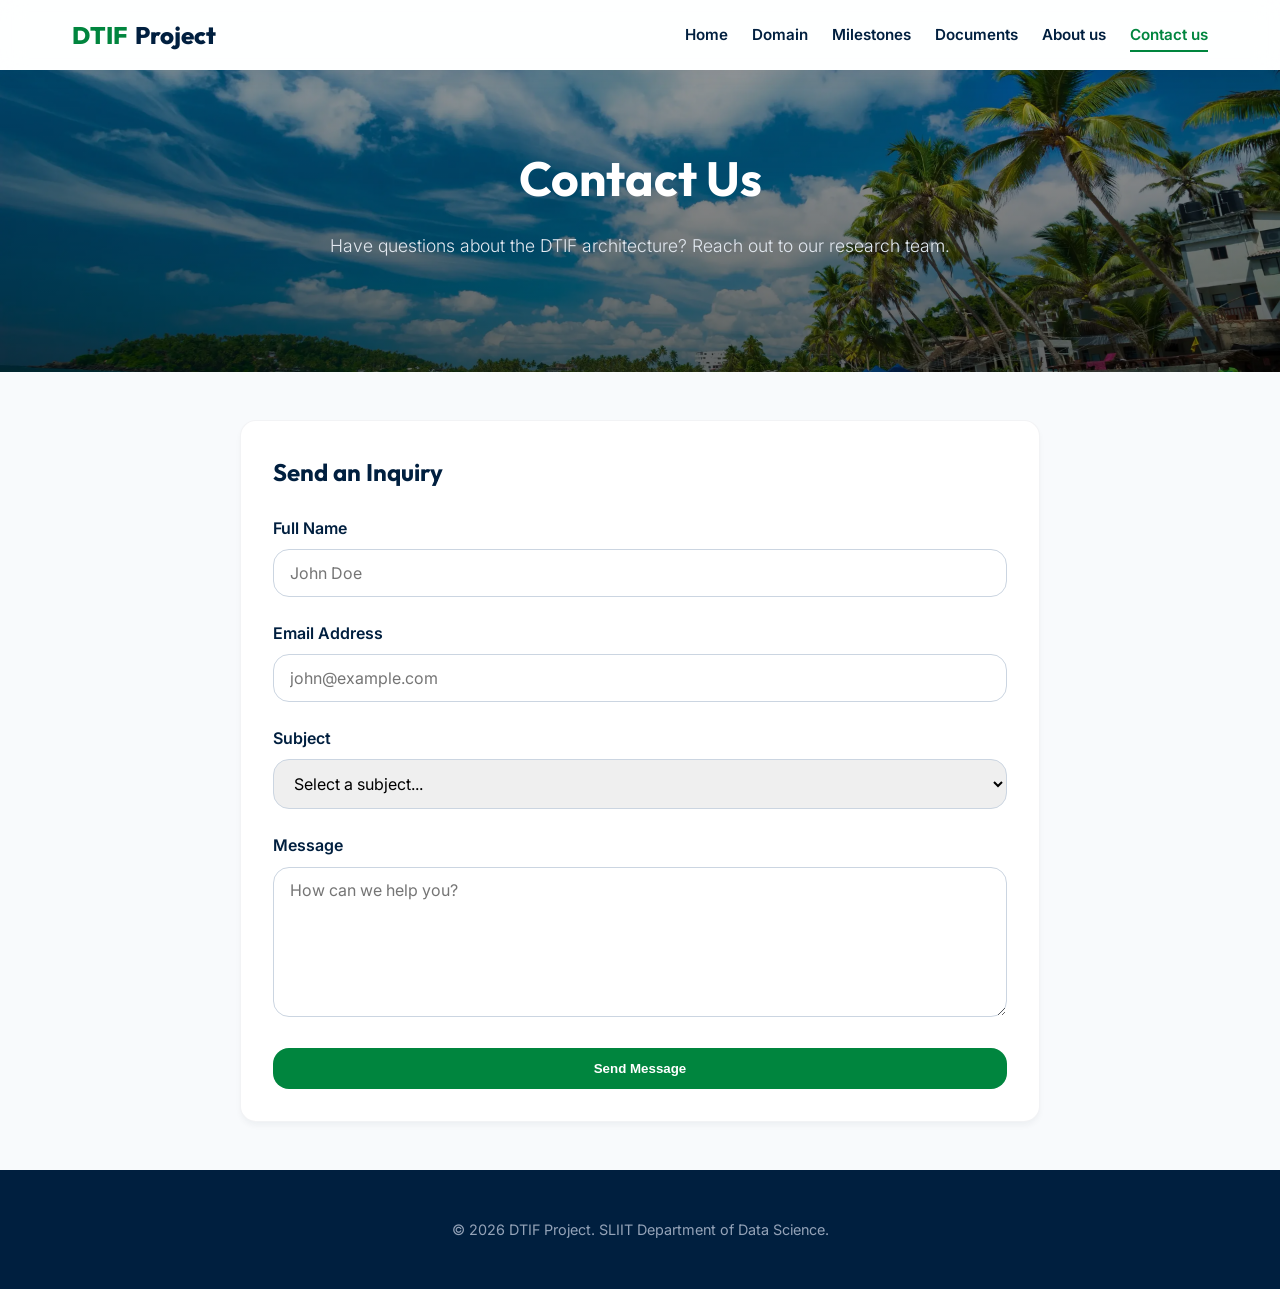
<file: pages/contact.html>
<!DOCTYPE html>
<html lang="en">
<head>
    <meta charset="UTF-8">
    <meta name="viewport" content="width=device-width, initial-scale=1.0">
    <title>Contact Us - DTIF Project</title>
    <meta name="description" content="Contact the DTIF research team for inquiries and information.">
    <link rel="stylesheet" href="../css/style.css">

</head>
<body>
    <header>
        <div class="nav-container">
            <div class="logo">
                <a href="../index.html" style="color: inherit; text-decoration: none; display: flex; align-items: center; gap: 0.5rem;">
                    <span>DTIF</span> Project
                </a>
            </div>
            <nav>
                <ul>
                    <li><a href="../index.html">Home</a></li>
                    <li><a href="domain.html">Domain</a></li>
                    <li><a href="milestones.html">Milestones</a></li>
                    <li><a href="documents.html">Documents</a></li>
                    <li><a href="about.html">About us</a></li>
                    <li><a href="contact.html" class="active">Contact us</a></li>
                </ul>
            </nav>
        </div>
    </header>

    <main>
        <section class="hero" style="padding: 5rem 2rem; background: linear-gradient(rgba(0, 0, 0, 0.4), rgba(0, 0, 0, 0.6)), url('../images/Hikkaduwa.jpg') center/cover no-repeat;">
            <div class="hero-content">
                <h1>Contact Us</h1>
                <p>Have questions about the DTIF architecture? Reach out to our research team.</p>
            </div>
        </section>

        <section class="container">
            <div class="contact-wrapper">
                


                <!-- Contact Form -->
                <div class="card">
                    <h2 style="margin-bottom: 1.5rem; color: var(--deep-navy);">Send an Inquiry</h2>
                    <form action="#" method="POST" onsubmit="event.preventDefault(); alert('Thank you for your inquiry! This is a static frontend demo.');">
                        <div class="form-group">
                            <label for="name">Full Name</label>
                            <input type="text" id="name" name="name" class="form-control" required placeholder="John Doe">
                        </div>

                        <div class="form-group">
                            <label for="email">Email Address</label>
                            <input type="email" id="email" name="email" class="form-control" required placeholder="john@example.com">
                        </div>

                        <div class="form-group">
                            <label for="subject">Subject</label>
                            <select id="subject" name="subject" class="form-control" required>
                                <option value="">Select a subject...</option>
                                <option value="general">General Inquiry</option>
                                <option value="research">Research Methodology</option>
                                <option value="collaboration">Collaboration</option>
                                <option value="other">Other</option>
                            </select>
                        </div>

                        <div class="form-group">
                            <label for="message">Message</label>
                            <textarea id="message" name="message" class="form-control" required placeholder="How can we help you?"></textarea>
                        </div>

                        <button type="submit" class="btn btn-primary" style="width: 100%;">Send Message</button>
                    </form>
                </div>

            </div>
        </section>
    </main>

    <footer>
        <div class="container" style="padding: 1rem 2rem;">
            <p>&copy; 2026 DTIF Project. SLIIT Department of Data Science.</p>
        </div>
    </footer>
</body>
</html>
</file>
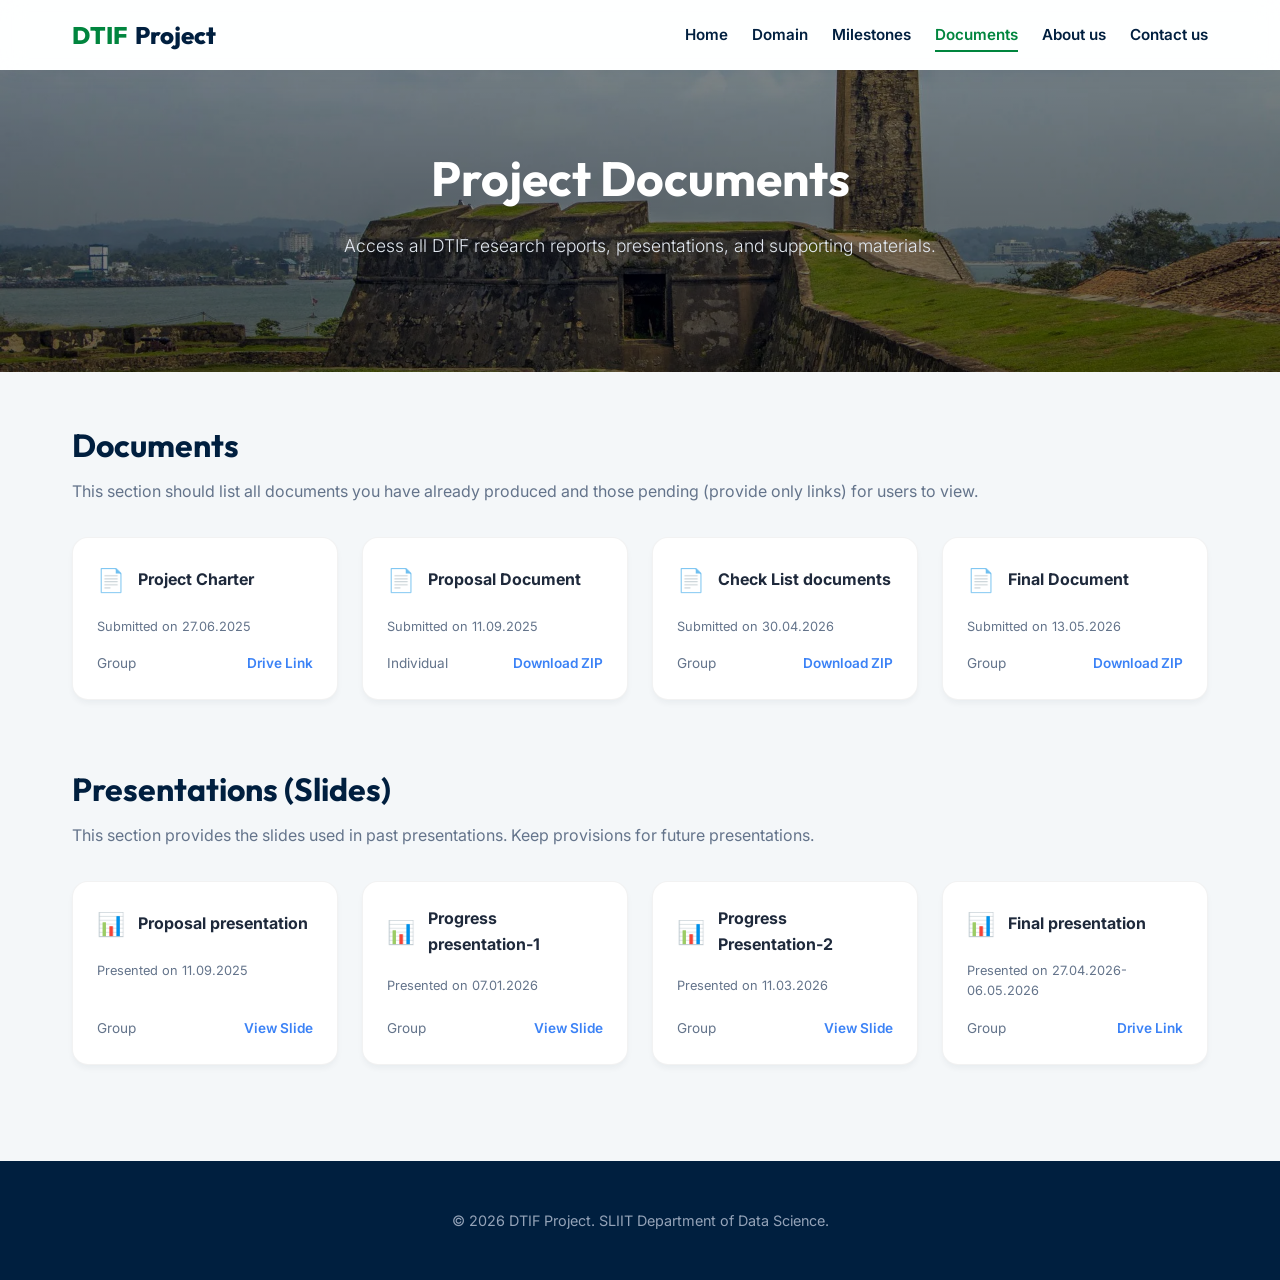
<file: pages/documents.html>
<!DOCTYPE html>
<html lang="en">

<head>
    <meta charset="UTF-8">
    <meta name="viewport" content="width=device-width, initial-scale=1.0">
    <title>Documents - DTIF Project</title>
    <meta name="description"
        content="Download project documents, reports, and references for the DTIF research project.">
    <link rel="stylesheet" href="../css/style.css">
    <style>
        .page-wrapper {
            background-color: #f4f7f9;
            min-height: calc(100vh - 70px);
            padding-bottom: 4rem;
        }
    </style>
</head>

<body>
    <header>
        <div class="nav-container">
            <div class="logo">
                <a href="../index.html"
                    style="color: inherit; text-decoration: none; display: flex; align-items: center; gap: 0.5rem;">
                    <span>DTIF</span> Project
                </a>
            </div>
            <nav>
                <ul>
                    <li><a href="../index.html">Home</a></li>
                    <li><a href="domain.html">Domain</a></li>
                    <li><a href="milestones.html">Milestones</a></li>
                    <li><a href="documents.html" class="active">Documents</a></li>
                    <li><a href="about.html">About us</a></li>
                    <li><a href="contact.html">Contact us</a></li>
                </ul>
            </nav>
        </div>
    </header>

    <main class="page-wrapper">
        <section class="hero"
            style="padding: 5rem 2rem; background: linear-gradient(rgba(0, 0, 0, 0.4), rgba(0, 0, 0, 0.6)), url('../images/Galle%20Fort.jpg') center/cover no-repeat; margin-bottom: 3rem;">
            <div class="hero-content">
                <h1>Project Documents</h1>
                <p>Access all DTIF research reports, presentations, and supporting materials.</p>
            </div>
        </section>

        <div class="container" style="max-width: 1200px; padding: 0 2rem;">

            <!-- Documents Section -->
            <div class="section-header-left">
                <h2>Documents</h2>
                <p>This section should list all documents you have already produced and those pending (provide only
                    links) for users to view.</p>
            </div>

            <div class="grid-4" style="margin-bottom: 4rem;">
                <div class="doc-card">
                    <div class="doc-header">
                        <span class="doc-icon" style="color: #ef4444;">📄</span>
                        <span class="doc-title">Project Charter</span>
                    </div>
                    <div class="doc-meta">Submitted on 27.06.2025</div>
                    <div class="doc-footer">
                        <span class="doc-type">Group</span>
                        <a href="https://drive.google.com/drive/folders/1YrnrymiERBZ9PEGFar5LaOCLIh5ThY3-?usp=sharing"
                            target="_blank" class="doc-action">Drive Link</a>
                    </div>
                </div>

                <div class="doc-card">
                    <div class="doc-header">
                        <span class="doc-icon" style="color: #ef4444;">📄</span>
                        <span class="doc-title">Proposal Document</span>
                    </div>
                    <div class="doc-meta">Submitted on 11.09.2025</div>
                    <div class="doc-footer">
                        <span class="doc-type">Individual</span>
                        <a href="https://drive.google.com/file/d/1N73A3JQCFISx9sZa03VCXtPpNlRSC_5a/view?usp=drive_link"
                            target="_blank" class="doc-action">Download ZIP</a>
                    </div>
                </div>

                <div class="doc-card">
                    <div class="doc-header">
                        <span class="doc-icon" style="color: #ef4444;">📄</span>
                        <span class="doc-title">Check List documents</span>
                    </div>
                    <div class="doc-meta">Submitted on 30.04.2026</div>
                    <div class="doc-footer">
                        <span class="doc-type">Group</span>
                        <a href="https://drive.google.com/file/d/1Ao1mskz1_g5CYGWL2aA1GTxy5RwAN06r/view?usp=sharing"
                            target="_blank" class="doc-action">Download ZIP</a>
                    </div>
                </div>

                <div class="doc-card">
                    <div class="doc-header">
                        <span class="doc-icon" style="color: #ef4444;">📄</span>
                        <span class="doc-title">Final Document</span>
                    </div>
                    <div class="doc-meta">Submitted on 13.05.2026</div>
                    <div class="doc-footer">
                        <span class="doc-type">Group</span>
                        <a href="https://drive.google.com/file/d/1qXJQTjjgJ9Sko0Yw4SBxYKa9HXHenVhU/view?usp=drive_link"
                            target="_blank" class="doc-action">Download ZIP</a>
                    </div>
                </div>
            </div>

            <!-- Presentations Section -->
            <div class="section-header-left">
                <h2>Presentations (Slides)</h2>
                <p>This section provides the slides used in past presentations. Keep provisions for future
                    presentations.</p>
            </div>

            <div class="grid-4" style="margin-bottom: 2rem;">
                <div class="doc-card">
                    <div class="doc-header">
                        <span class="doc-icon" style="color: #3b82f6;">📊</span>
                        <span class="doc-title">Proposal presentation</span>
                    </div>
                    <div class="doc-meta">Presented on 11.09.2025</div>
                    <div class="doc-footer">
                        <span class="doc-type">Group</span>
                        <a href="https://drive.google.com/file/d/1CwEdrPYm46HKLYc-3eiixzqxLSUnHh2m/view?usp=drive_link"
                            target="_blank" class="doc-action">View Slide</a>
                    </div>
                </div>

                <div class="doc-card">
                    <div class="doc-header">
                        <span class="doc-icon" style="color: #3b82f6;">📊</span>
                        <span class="doc-title">Progress presentation-1</span>
                    </div>
                    <div class="doc-meta">Presented on 07.01.2026</div>
                    <div class="doc-footer">
                        <span class="doc-type">Group</span>
                        <a href="https://drive.google.com/file/d/1ZFfnsEAJdv7wQY6ah5J1buwMUg25m0e6/view?usp=drive_link"
                            target="_blank" class="doc-action">View Slide</a>
                    </div>
                </div>

                <div class="doc-card">
                    <div class="doc-header">
                        <span class="doc-icon" style="color: #3b82f6;">📊</span>
                        <span class="doc-title">Progress Presentation-2</span>
                    </div>
                    <div class="doc-meta">Presented on 11.03.2026</div>
                    <div class="doc-footer">
                        <span class="doc-type">Group</span>
                        <a href="https://drive.google.com/file/d/1B_Tf_DKkK0R7Z92m21-TPNBjOllbfObp/view?usp=drive_link"
                            target="_blank" class="doc-action">View Slide</a>
                    </div>
                </div>

                <div class="doc-card">
                    <div class="doc-header">
                        <span class="doc-icon" style="color: #3b82f6;">📊</span>
                        <span class="doc-title">Final presentation</span>
                    </div>
                    <div class="doc-meta">Presented on 27.04.2026-06.05.2026</div>
                    <div class="doc-footer">
                        <span class="doc-type">Group</span>
                        <a href="https://drive.google.com/drive/folders/1YrnrymiERBZ9PEGFar5LaOCLIh5ThY3-?usp=sharing"
                            target="_blank" class="doc-action">Drive Link</a>
                    </div>
                </div>
            </div>

        </div>
    </main>

    <footer>
        <div class="container" style="padding: 1rem 2rem;">
            <p>&copy; 2026 DTIF Project. SLIIT Department of Data Science.</p>
        </div>
    </footer>
</body>

</html>
</file>
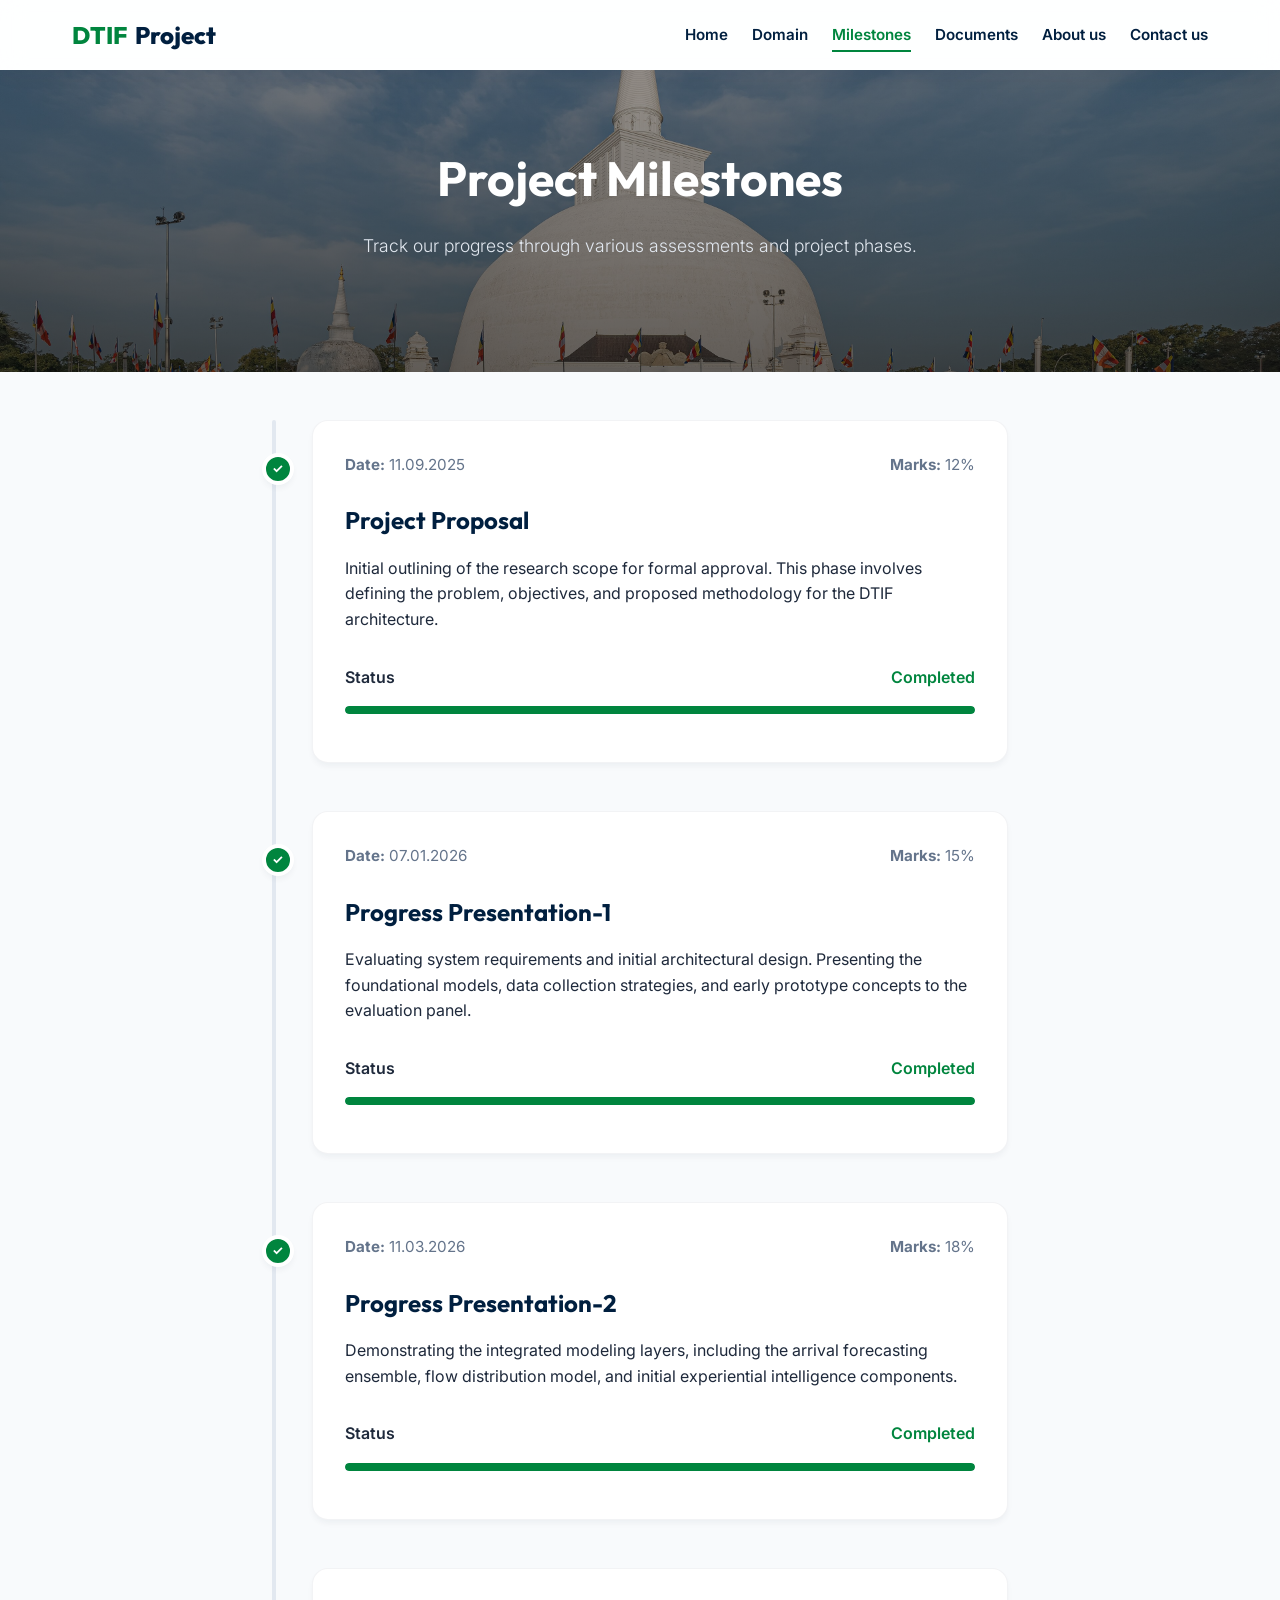
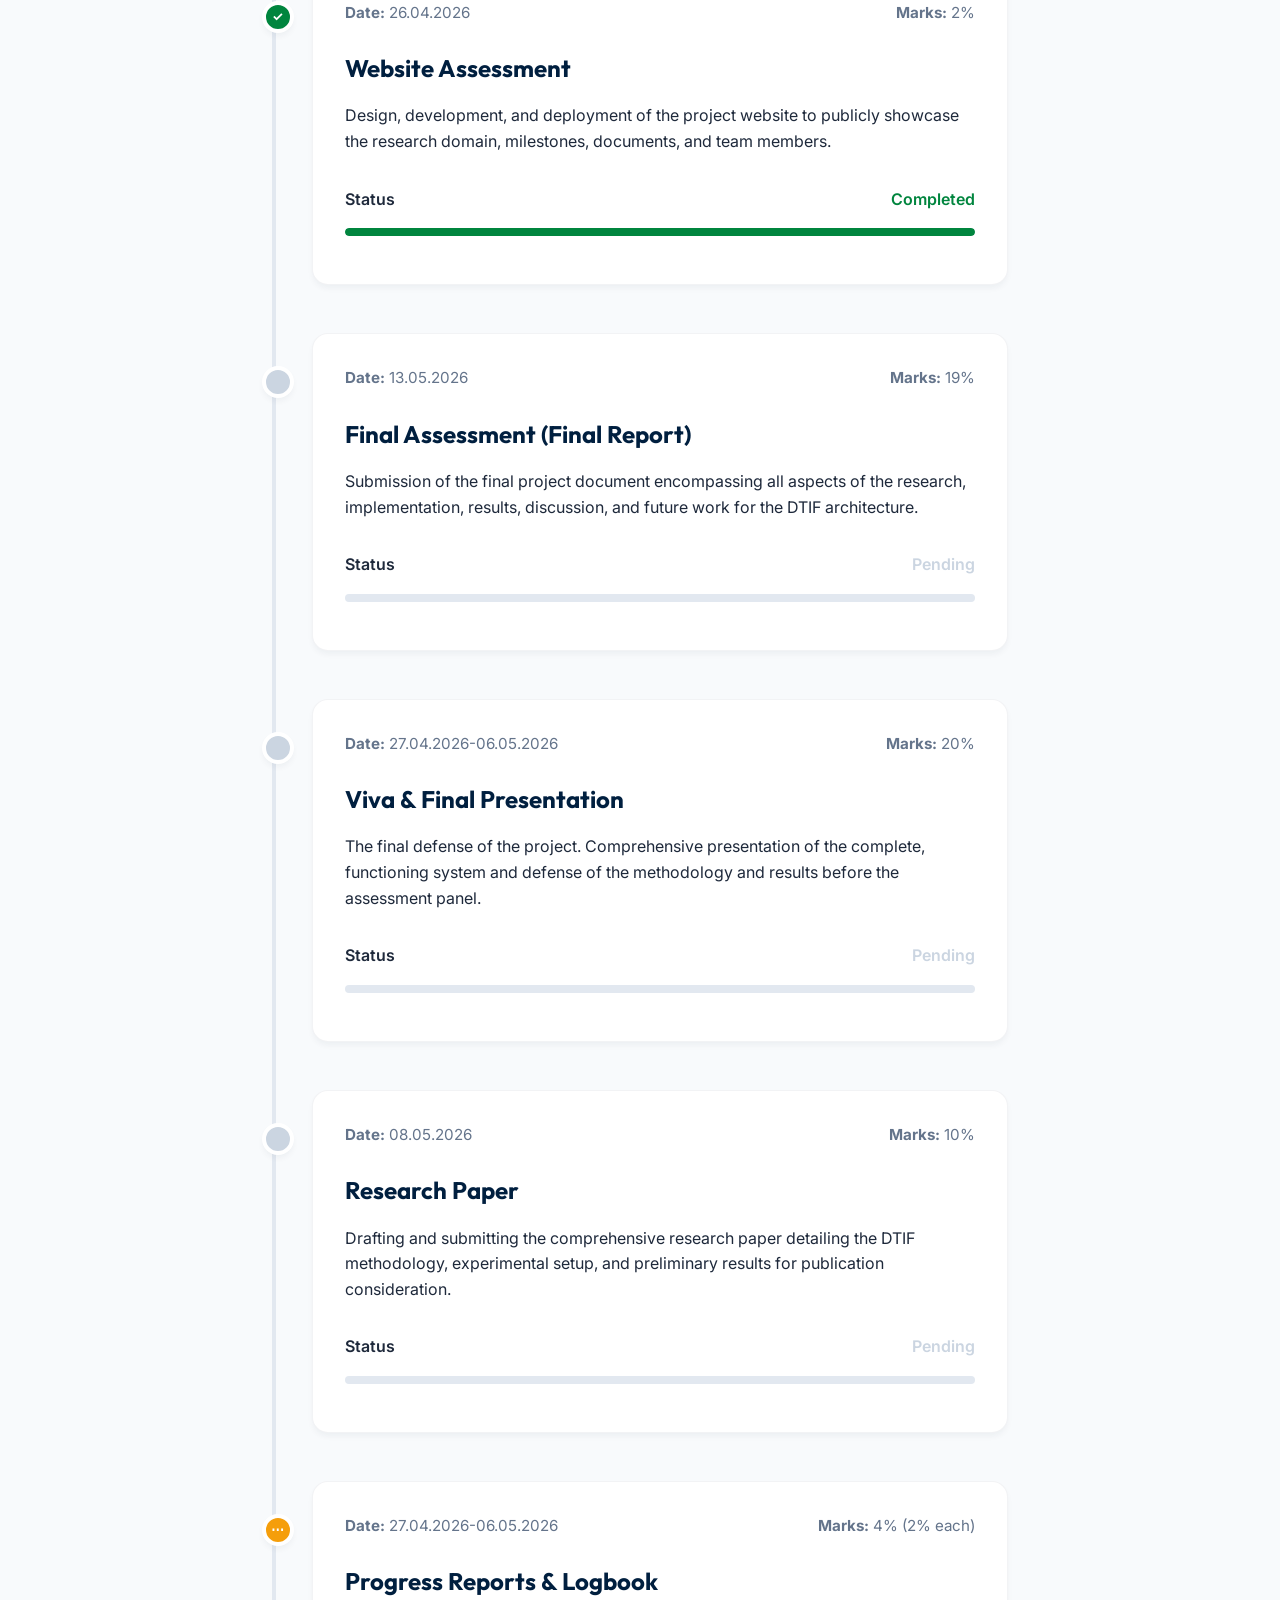
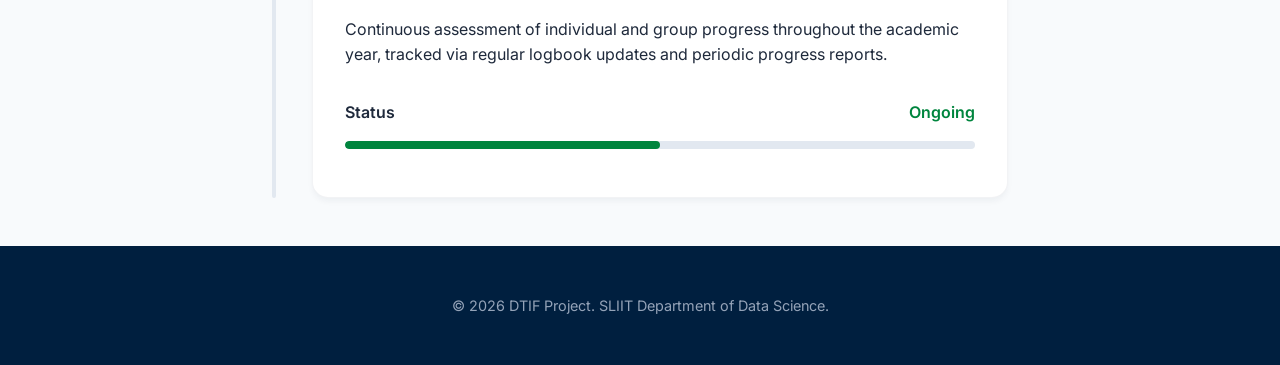
<file: pages/milestones.html>
<!DOCTYPE html>
<html lang="en">
<head>
    <meta charset="UTF-8">
    <meta name="viewport" content="width=device-width, initial-scale=1.0">
    <title>Milestones - DTIF Project</title>
    <meta name="description" content="Project milestones and assessment tracking for the DTIF research project.">
    <link rel="stylesheet" href="../css/style.css">
</head>
<body>
    <header>
        <div class="nav-container">
            <div class="logo">
                <a href="../index.html" style="color: inherit; text-decoration: none; display: flex; align-items: center; gap: 0.5rem;">
                    <span>DTIF</span> Project
                </a>
            </div>
            <nav>
                <ul>
                    <li><a href="../index.html">Home</a></li>
                    <li><a href="domain.html">Domain</a></li>
                    <li><a href="milestones.html" class="active">Milestones</a></li>
                    <li><a href="documents.html">Documents</a></li>
                    <li><a href="about.html">About us</a></li>
                    <li><a href="contact.html">Contact us</a></li>
                </ul>
            </nav>
        </div>
    </header>

    <main>
        <section class="hero" style="padding: 5rem 2rem; background: linear-gradient(rgba(0, 0, 0, 0.4), rgba(0, 0, 0, 0.6)), url('../images/Ruwanwelisaya.jpg') center/cover no-repeat;">
            <div class="hero-content">
                <h1>Project Milestones</h1>
                <p>Track our progress through various assessments and project phases.</p>
            </div>
        </section>

        <section class="container" style="max-width: 800px;">
            <div class="timeline">
            <!-- Milestone 1 -->
            <div id="m1" class="card milestone-card completed">
                <div class="milestone-meta">
                    <span><strong>Date:</strong> 11.09.2025</span>
                    <span><strong>Marks:</strong> 12%</span>
                </div>
                <h2 style="margin-bottom: 1rem;">Project Proposal</h2>
                <p>Initial outlining of the research scope for formal approval. This phase involves defining the problem, objectives, and proposed methodology for the DTIF architecture.</p>
                
                <div style="margin-top: 2rem;">
                    <div style="display: flex; justify-content: space-between; font-weight: 600;">
                        <span>Status</span>
                        <span style="color: var(--emerald-green);">Completed</span>
                    </div>
                    <div class="progress-bar">
                        <div class="progress-fill" style="width: 100%;"></div>
                    </div>
                </div>
            </div>

            <!-- Milestone 2 -->
            <div id="m2" class="card milestone-card completed">
                <div class="milestone-meta">
                    <span><strong>Date:</strong> 07.01.2026</span>
                    <span><strong>Marks:</strong> 15%</span>
                </div>
                <h2 style="margin-bottom: 1rem;">Progress Presentation-1</h2>
                <p>Evaluating system requirements and initial architectural design. Presenting the foundational models, data collection strategies, and early prototype concepts to the evaluation panel.</p>
                
                <div style="margin-top: 2rem;">
                    <div style="display: flex; justify-content: space-between; font-weight: 600;">
                        <span>Status</span>
                        <span style="color: var(--emerald-green);">Completed</span>
                    </div>
                    <div class="progress-bar">
                        <div class="progress-fill" style="width: 100%;"></div>
                    </div>
                </div>
            </div>

            <!-- Milestone 3 -->
            <div id="m3" class="card milestone-card completed">
                <div class="milestone-meta">
                    <span><strong>Date:</strong> 11.03.2026</span>
                    <span><strong>Marks:</strong> 18%</span>
                </div>
                <h2 style="margin-bottom: 1rem;">Progress Presentation-2</h2>
                <p>Demonstrating the integrated modeling layers, including the arrival forecasting ensemble, flow distribution model, and initial experiential intelligence components.</p>
                
                <div style="margin-top: 2rem;">
                    <div style="display: flex; justify-content: space-between; font-weight: 600;">
                        <span>Status</span>
                        <span style="color: var(--emerald-green);">Completed</span>
                    </div>
                    <div class="progress-bar">
                        <div class="progress-fill" style="width: 100%;"></div>
                    </div>
                </div>
            </div>

            <!-- Milestone 4 -->
            <div id="m4" class="card milestone-card completed">
                <div class="milestone-meta">
                    <span><strong>Date:</strong> 26.04.2026</span>
                    <span><strong>Marks:</strong> 2%</span>
                </div>
                <h2 style="margin-bottom: 1rem;">Website Assessment</h2>
                <p>Design, development, and deployment of the project website to publicly showcase the research domain, milestones, documents, and team members.</p>
                
                <div style="margin-top: 2rem;">
                    <div style="display: flex; justify-content: space-between; font-weight: 600;">
                        <span>Status</span>
                        <span style="color: var(--emerald-green);">Completed</span>
                    </div>
                    <div class="progress-bar">
                        <div class="progress-fill" style="width: 100%;"></div>
                    </div>
                </div>
            </div>

            <!-- Milestone 5 -->
            <div id="m5" class="card milestone-card">
                <div class="milestone-meta">
                    <span><strong>Date:</strong> 13.05.2026</span>
                    <span><strong>Marks:</strong> 19%</span>
                </div>
                <h2 style="margin-bottom: 1rem;">Final Assessment (Final Report)</h2>
                <p>Submission of the final project document encompassing all aspects of the research, implementation, results, discussion, and future work for the DTIF architecture.</p>
                
                <div style="margin-top: 2rem;">
                    <div style="display: flex; justify-content: space-between; font-weight: 600;">
                        <span>Status</span>
                        <span style="color: #cbd5e1;">Pending</span>
                    </div>
                    <div class="progress-bar">
                        <div class="progress-fill" style="width: 0%;"></div>
                    </div>
                </div>
            </div>

            <!-- Milestone 6 -->
            <div id="m6" class="card milestone-card">
                <div class="milestone-meta">
                    <span><strong>Date:</strong> 27.04.2026-06.05.2026</span>
                    <span><strong>Marks:</strong> 20%</span>
                </div>
                <h2 style="margin-bottom: 1rem;">Viva & Final Presentation</h2>
                <p>The final defense of the project. Comprehensive presentation of the complete, functioning system and defense of the methodology and results before the assessment panel.</p>
                
                <div style="margin-top: 2rem;">
                    <div style="display: flex; justify-content: space-between; font-weight: 600;">
                        <span>Status</span>
                        <span style="color: #cbd5e1;">Pending</span>
                    </div>
                    <div class="progress-bar">
                        <div class="progress-fill" style="width: 0%;"></div>
                    </div>
                </div>
            </div>

            <!-- Milestone 7 -->
            <div id="m7" class="card milestone-card">
                <div class="milestone-meta">
                    <span><strong>Date:</strong> 08.05.2026</span>
                    <span><strong>Marks:</strong> 10%</span>
                </div>
                <h2 style="margin-bottom: 1rem;">Research Paper</h2>
                <p>Drafting and submitting the comprehensive research paper detailing the DTIF methodology, experimental setup, and preliminary results for publication consideration.</p>
                
                <div style="margin-top: 2rem;">
                    <div style="display: flex; justify-content: space-between; font-weight: 600;">
                        <span>Status</span>
                        <span style="color: #cbd5e1;">Pending</span>
                    </div>
                    <div class="progress-bar">
                        <div class="progress-fill" style="width: 0%;"></div>
                    </div>
                </div>
            </div>

            <!-- Milestone 8 -->
            <div id="m8" class="card milestone-card ongoing">
                <div class="milestone-meta">
                    <span><strong>Date:</strong> 27.04.2026-06.05.2026</span>
                    <span><strong>Marks:</strong> 4% (2% each)</span>
                </div>
                <h2 style="margin-bottom: 1rem;">Progress Reports & Logbook</h2>
                <p>Continuous assessment of individual and group progress throughout the academic year, tracked via regular logbook updates and periodic progress reports.</p>
                
                <div style="margin-top: 2rem;">
                    <div style="display: flex; justify-content: space-between; font-weight: 600;">
                        <span>Status</span>
                        <span style="color: var(--emerald-green);">Ongoing</span>
                    </div>
                    <div class="progress-bar">
                        <div class="progress-fill" style="width: 50%;"></div>
                    </div>
                </div>
            </div>

            </div>
        </section>
    </main>

    <footer>
        <div class="container" style="padding: 1rem 2rem;">
            <p>&copy; 2026 DTIF Project. SLIIT Department of Data Science.</p>
        </div>
    </footer>


</body>
</html>
</file>
<file: css/style.css>
@import url('https://fonts.googleapis.com/css2?family=Inter:wght@300;400;600;800&family=Outfit:wght@400;700&display=swap');

:root {
    --deep-navy: #001f3f;
    --emerald-green: #00853e;
    --crisp-white: #ffffff;
    --light-bg: #f8fafc;
    --text-main: #1e293b;
    --text-muted: #64748b;
    --shadow-sm: 0 4px 6px -1px rgba(0,31,63,0.05);
    --shadow-md: 0 10px 25px -5px rgba(0,31,63,0.08);
    --shadow-lg: 0 25px 50px -12px rgba(0,31,63,0.15);
    --radius: 16px;
    --transition: all 0.4s cubic-bezier(0.16, 1, 0.3, 1);
}

* {
    margin: 0;
    padding: 0;
    box-sizing: border-box;
}

body {
    font-family: 'Inter', sans-serif;
    color: var(--text-main);
    background-color: var(--light-bg);
    line-height: 1.6;
    display: flex;
    flex-direction: column;
    min-height: 100vh;
}

h1, h2, h3, h4, h5, h6 {
    font-family: 'Outfit', sans-serif;
    color: var(--deep-navy);
}

a {
    text-decoration: none;
    color: var(--emerald-green);
    transition: var(--transition);
}

a:hover {
    color: var(--deep-navy);
    transform: translateY(-1px);
}

/* Header & Navigation */
header {
    background-color: rgba(255, 255, 255, 0.85);
    backdrop-filter: blur(12px);
    -webkit-backdrop-filter: blur(12px);
    box-shadow: 0 4px 20px rgba(0, 31, 63, 0.05);
    position: sticky;
    top: 0;
    z-index: 1000;
}

.nav-container {
    max-width: 1200px;
    margin: 0 auto;
    padding: 1rem 2rem;
    display: flex;
    justify-content: space-between;
    align-items: center;
}

.logo {
    font-family: 'Outfit', sans-serif;
    font-size: 1.5rem;
    font-weight: 800;
    color: var(--deep-navy);
    display: flex;
    align-items: center;
    gap: 0.5rem;
}

.logo span {
    color: var(--emerald-green);
}

nav ul {
    display: flex;
    list-style: none;
    gap: 1.5rem;
}

nav a {
    color: var(--deep-navy);
    font-weight: 600;
    font-size: 0.95rem;
    padding: 0.5rem 0;
    position: relative;
}

nav a::after {
    content: '';
    position: absolute;
    bottom: 0;
    left: 0;
    width: 0;
    height: 2px;
    background-color: var(--emerald-green);
    transition: var(--transition);
}

nav a:hover::after, nav a.active::after {
    width: 100%;
}

nav a.active {
    color: var(--emerald-green);
}

/* Main Layout */
main {
    flex: 1;
}

.container {
    max-width: 1200px;
    margin: 0 auto;
    padding: 3rem 2rem;
}

/* Hero Section */
.hero {
    background: linear-gradient(135deg, var(--deep-navy) 0%, #003366 100%);
    color: var(--crisp-white);
    padding: 6rem 2rem;
    text-align: center;
    position: relative;
    overflow: hidden;
}



.hero-content {
    position: relative;
    z-index: 1;
    max-width: 800px;
    margin: 0 auto;
}

.hero h1 {
    color: var(--crisp-white);
    font-size: 3rem;
    margin-bottom: 1.5rem;
    line-height: 1.2;
}

.hero p {
    font-size: 1.1rem;
    color: #e2e8f0;
    margin-bottom: 2rem;
    font-weight: 300;
}

.btn {
    display: inline-block;
    padding: 0.8rem 2rem;
    border-radius: var(--radius);
    font-weight: 600;
    text-align: center;
    cursor: pointer;
    transition: var(--transition);
    border: none;
}

.btn-primary {
    background-color: var(--emerald-green);
    color: var(--crisp-white);
}

.btn-primary:hover {
    background-color: #006b32;
    transform: translateY(-2px);
    box-shadow: var(--shadow-md);
    color: var(--crisp-white);
}

/* Sections & Cards */
.section-title {
    text-align: center;
    margin-bottom: 3rem;
    font-size: 2.2rem;
    position: relative;
    padding-bottom: 1rem;
}

.section-title::after {
    content: '';
    position: absolute;
    bottom: 0;
    left: 50%;
    transform: translateX(-50%);
    width: 60px;
    height: 3px;
    background-color: var(--emerald-green);
}

.card {
    background: var(--crisp-white);
    border-radius: var(--radius);
    padding: 2rem;
    box-shadow: var(--shadow-sm);
    transition: var(--transition);
    border: 1px solid rgba(0,31,63,0.05);
}

.card:hover {
    transform: translateY(-5px);
    box-shadow: var(--shadow-lg);
}

/* Grid Layouts */
.grid-2 { display: grid; grid-template-columns: repeat(2, 1fr); gap: 2rem; }
.grid-3 { display: grid; grid-template-columns: repeat(3, 1fr); gap: 2rem; }
.grid-4 { display: grid; grid-template-columns: repeat(auto-fill, minmax(260px, 1fr)); gap: 1.5rem; }

/* Document Cards */
.doc-card {
    background: var(--crisp-white);
    border-radius: var(--radius);
    padding: 1.5rem;
    box-shadow: var(--shadow-sm);
    border: 1px solid rgba(0,0,0,0.05);
    display: flex;
    flex-direction: column;
    transition: var(--transition);
}

.doc-card:hover {
    box-shadow: var(--shadow-md);
    transform: translateY(-2px);
}

.doc-header {
    display: flex;
    align-items: center;
    gap: 0.8rem;
    margin-bottom: 1.2rem;
}

.doc-icon {
    font-size: 1.4rem;
}

.doc-title {
    font-size: 1rem;
    font-weight: 700;
    color: var(--text-main);
}

.doc-meta {
    font-size: 0.8rem;
    color: var(--text-muted);
    margin-bottom: 1rem;
}

.doc-footer {
    display: flex;
    justify-content: space-between;
    align-items: center;
    margin-top: auto;
    font-size: 0.85rem;
}

.doc-type {
    color: var(--text-muted);
}

.doc-action {
    color: #3b82f6; /* Blue matching the image */
    font-weight: 600;
    text-decoration: none;
}

.doc-action:hover {
    text-decoration: underline;
}

.section-header-left {
    margin-bottom: 1.5rem;
    padding-bottom: 0.5rem;
}

.section-header-left h2 {
    font-size: 2rem;
    color: var(--deep-navy);
    margin-bottom: 0.5rem;
}

.section-header-left p {
    color: var(--text-muted);
    font-size: 1rem;
}

/* Domain Page specifics */
.domain-section {
    margin-bottom: 4rem;
}

.domain-section h2 {
    font-size: 1.8rem;
    margin-bottom: 1.5rem;
    color: var(--deep-navy);
    border-left: 4px solid var(--emerald-green);
    padding-left: 1rem;
}

/* Technology Grid */
.tech-grid {
    display: grid;
    grid-template-columns: repeat(auto-fill, minmax(120px, 1fr));
    gap: 2.5rem;
    justify-items: center;
    margin-top: 1rem;
    padding: 1rem;
}

.tech-icon-card {
    display: flex;
    flex-direction: column;
    align-items: center;
    gap: 1rem;
}

.tech-icon-circle {
    width: 80px;
    height: 80px;
    background-color: var(--crisp-white);
    border-radius: 50%;
    display: flex;
    justify-content: center;
    align-items: center;
    font-size: 2.8rem;
    box-shadow: 0 4px 15px rgba(0, 31, 63, 0.06);
    transition: var(--transition);
    border: 1px solid rgba(0,0,0,0.02);
}

.tech-icon-card:hover .tech-icon-circle {
    transform: translateY(-8px);
    box-shadow: 0 12px 25px rgba(0, 31, 63, 0.12);
}

.tech-icon-card span {
    font-size: 0.95rem;
    font-weight: 600;
    color: var(--text-main);
}

/* Milestones specifics (Timeline) */
.timeline {
    position: relative;
    max-width: 800px;
    margin: 0 auto;
    padding-left: 2.5rem;
}

.timeline::before {
    content: '';
    position: absolute;
    top: 0;
    bottom: 0;
    left: 0;
    width: 4px;
    background-color: #e2e8f0;
    border-radius: 4px;
}

.milestone-card {
    position: relative;
    margin-bottom: 3rem;
    background: var(--crisp-white);
    border-radius: var(--radius);
    padding: 2rem;
    box-shadow: var(--shadow-sm);
    border: 1px solid rgba(0,31,63,0.05);
}

.milestone-card::before {
    content: '';
    position: absolute;
    top: 2rem;
    left: -3.2rem;
    width: 24px;
    height: 24px;
    background-color: #cbd5e1;
    border: 4px solid var(--crisp-white);
    border-radius: 50%;
    box-shadow: var(--shadow-sm);
    z-index: 1;
    display: flex;
    align-items: center;
    justify-content: center;
    color: white;
    font-size: 0.8rem;
    font-weight: bold;
}

.milestone-card.completed::before {
    content: '✓';
    background-color: var(--emerald-green);
}

.milestone-card.ongoing::before {
    content: '⋯';
    background-color: #f59e0b;
}

.milestone-card:last-child {
    margin-bottom: 0;
}

.progress-bar {
    width: 100%;
    height: 8px;
    background-color: #e2e8f0;
    border-radius: 4px;
    margin: 1rem 0;
    overflow: hidden;
}

.progress-fill {
    height: 100%;
    background-color: var(--emerald-green);
    border-radius: 4px;
    transition: width 1s ease-out;
}

.milestone-meta {
    display: flex;
    justify-content: space-between;
    margin-bottom: 1.5rem;
    color: var(--text-muted);
    font-size: 0.95rem;
}

/* Documents & Slides */
.resource-list {
    list-style: none;
}

.resource-item {
    display: flex;
    align-items: center;
    padding: 1.2rem;
    border-bottom: 1px solid #e2e8f0;
    transition: var(--transition);
}

.resource-item:hover {
    background-color: rgba(0, 133, 62, 0.02);
}

.resource-item:last-child {
    border-bottom: none;
}

.resource-icon {
    font-size: 1.5rem;
    color: var(--deep-navy);
    margin-right: 1.5rem;
    width: 40px;
    height: 40px;
    background: rgba(0, 31, 63, 0.05);
    border-radius: 50%;
    display: flex;
    align-items: center;
    justify-content: center;
}

.resource-details {
    flex: 1;
}

.resource-title {
    font-weight: 600;
    color: var(--deep-navy);
    margin-bottom: 0.2rem;
}

.resource-status {
    font-size: 0.85rem;
    color: var(--text-muted);
}

.resource-status.pending {
    color: #f59e0b;
}

.resource-status.available {
    color: var(--emerald-green);
}

.resource-action {
    padding: 0.5rem 1rem;
    background-color: var(--crisp-white);
    border: 1px solid var(--emerald-green);
    color: var(--emerald-green);
    border-radius: var(--radius);
    font-size: 0.9rem;
    font-weight: 600;
}

.resource-action:hover {
    background-color: var(--emerald-green);
    color: var(--crisp-white);
}

.resource-action.disabled {
    border-color: #cbd5e1;
    color: #cbd5e1;
    cursor: not-allowed;
    background: transparent;
}

/* Team Section */
.team-member {
    text-align: center;
}

.member-photo {
    width: 150px;
    height: 150px;
    border-radius: 50%;
    margin: 0 auto 1.5rem;
    object-fit: cover;
    border: 4px solid var(--crisp-white);
    box-shadow: var(--shadow-md);
    background-color: #e2e8f0;
    display: flex;
    align-items: center;
    justify-content: center;
    color: var(--text-muted);
    font-size: 2rem;
}

.member-name {
    font-size: 1.2rem;
    margin-bottom: 0.5rem;
}

.member-role {
    color: var(--emerald-green);
    font-weight: 600;
    font-size: 0.9rem;
    margin-bottom: 1rem;
}

.member-contact {
    font-size: 0.9rem;
    color: var(--text-muted);
}

/* Contact Form */
.contact-wrapper {
    max-width: 800px;
    margin: 0 auto;
}

.contact-info {
    background: var(--deep-navy);
    color: var(--crisp-white);
    padding: 3rem 2rem;
    border-radius: var(--radius);
}

.contact-info h3 {
    color: var(--crisp-white);
    margin-bottom: 2rem;
}

.info-item {
    margin-bottom: 1.5rem;
}

.info-item h4 {
    color: var(--emerald-green);
    margin-bottom: 0.5rem;
    font-size: 1rem;
}

.form-group {
    margin-bottom: 1.5rem;
}

.form-group label {
    display: block;
    margin-bottom: 0.5rem;
    font-weight: 600;
    color: var(--deep-navy);
}

.form-control {
    width: 100%;
    padding: 0.8rem 1rem;
    border: 1px solid #cbd5e1;
    border-radius: var(--radius);
    font-family: inherit;
    font-size: 1rem;
    transition: var(--transition);
}

.form-control:focus {
    outline: none;
    border-color: var(--emerald-green);
    box-shadow: 0 0 0 3px rgba(0, 133, 62, 0.1);
}

textarea.form-control {
    min-height: 150px;
    resize: vertical;
}

/* Footer */
footer {
    background-color: var(--deep-navy);
    color: #94a3b8;
    padding: 2rem;
    text-align: center;
    margin-top: auto;
}

footer p {
    font-size: 0.9rem;
}

/* Animations */
@keyframes fadeIn {
    from { opacity: 0; transform: translateY(10px); }
    to { opacity: 1; transform: translateY(0); }
}

/* Homepage Specifics */
.split-section {
    display: flex;
    align-items: center;
    gap: 4rem;
    margin-bottom: 5rem;
}

.split-content {
    flex: 1;
}

.split-image {
    flex: 1;
    position: relative;
    border-radius: var(--radius);
    overflow: hidden;
    box-shadow: var(--shadow-lg);
    max-height: 400px;
}

.split-image img {
    width: 100%;
    height: 100%;
    object-fit: cover;
    display: block;
    transition: transform 0.7s ease;
}

.split-image:hover img {
    transform: scale(1.05);
}

.stat-grid {
    display: grid;
    grid-template-columns: repeat(4, 1fr);
    gap: 1.5rem;
    margin: 4rem 0;
}

.stat-box {
    background: linear-gradient(135deg, var(--deep-navy) 0%, #003366 100%);
    color: var(--crisp-white);
    padding: 2rem 1.5rem;
    border-radius: var(--radius);
    text-align: center;
    box-shadow: var(--shadow-md);
    transition: var(--transition);
}

.stat-box:hover {
    transform: translateY(-5px);
    box-shadow: var(--shadow-lg);
}

.stat-value {
    font-size: 2.5rem;
    font-weight: 800;
    color: var(--emerald-green);
    margin-bottom: 0.5rem;
    font-family: 'Outfit', sans-serif;
}

.stat-label {
    font-size: 0.95rem;
    color: #e2e8f0;
    font-weight: 300;
}

/* Responsive */
@media (max-width: 992px) {
    .grid-4 { grid-template-columns: repeat(2, 1fr); }
    .contact-wrapper { grid-template-columns: 1fr; }
    .split-section { flex-direction: column; gap: 2rem; }
    .stat-grid { grid-template-columns: repeat(2, 1fr); gap: 1rem; }
}

@media (max-width: 768px) {
    .nav-container { flex-direction: column; gap: 1rem; }
    .grid-2, .grid-3 { grid-template-columns: 1fr; }
    .hero h1 { font-size: 2.2rem; }
    .stat-grid { grid-template-columns: 1fr; }
}
</file>
